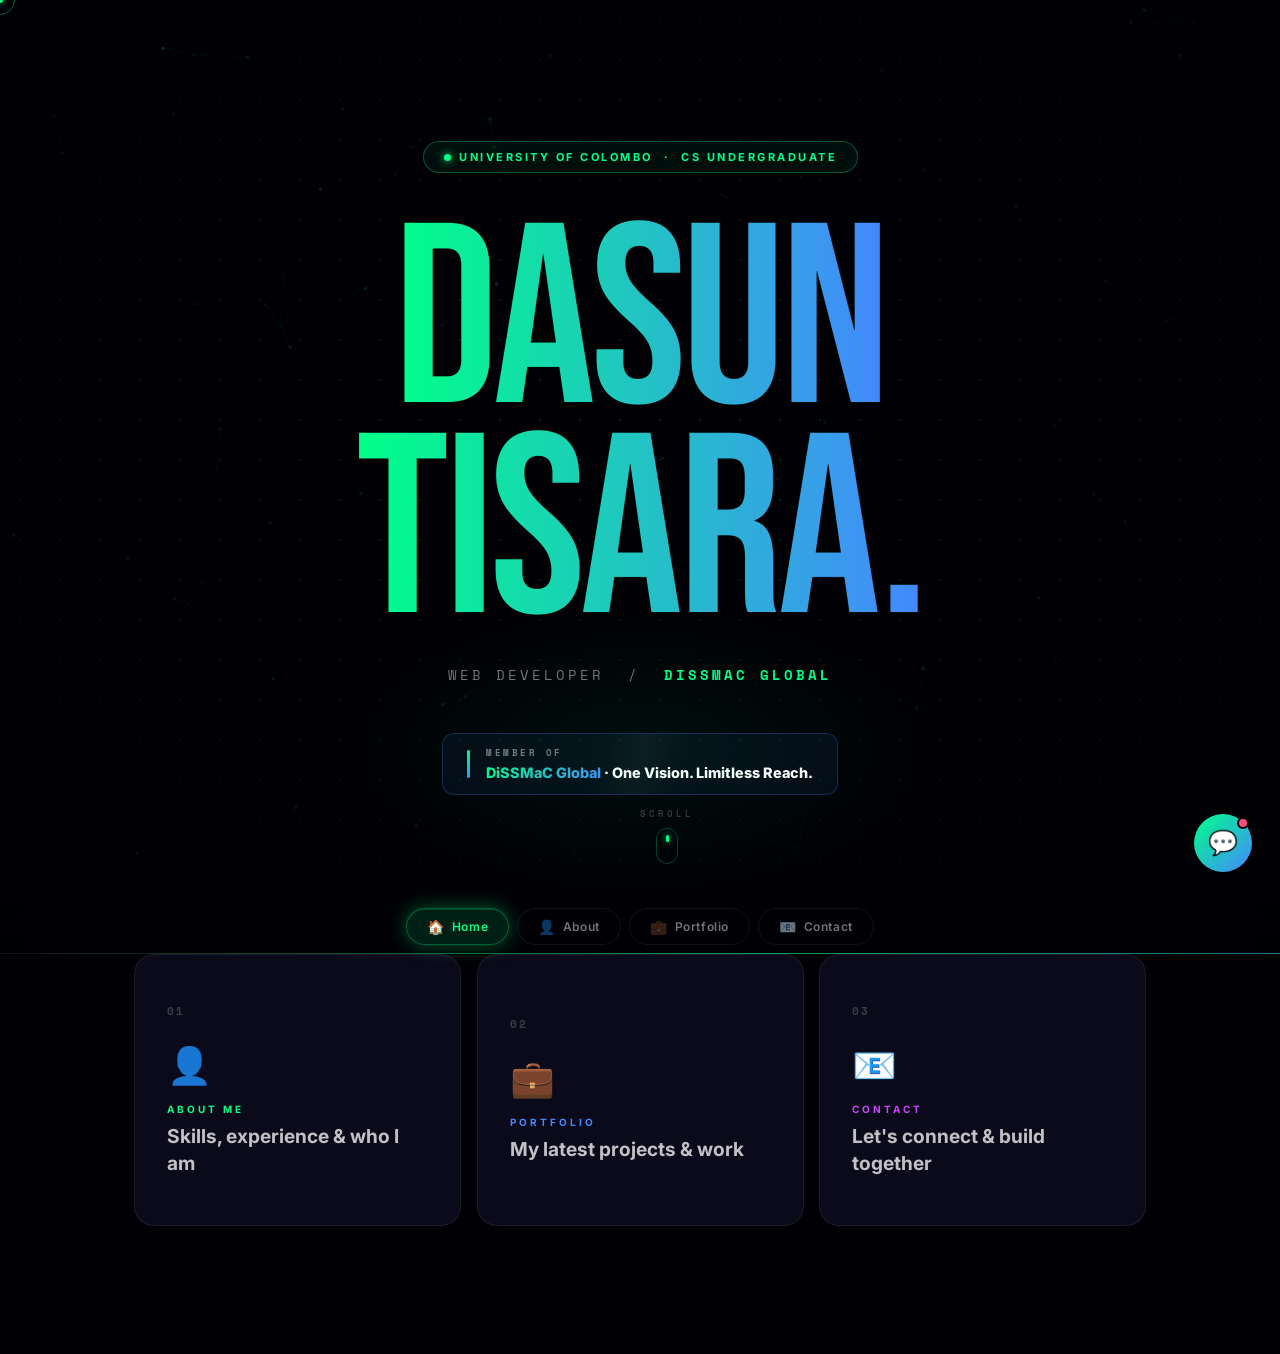
<file: index.html>
<!DOCTYPE html>
<html lang="en">
<head>
    <title>Dasun Tisara — Portfolio</title>
    <meta charset="UTF-8">
    <meta name="viewport" content="width=device-width, initial-scale=1.0">
    <meta name="description" content="Dasun Tisara — Web Developer & Founder of DiSSMaC Global">
    <link rel="stylesheet" href="style.css">
</head>
<body>

<!-- Custom cursor -->
<div id="cursor-dot"></div>
<div id="cursor-ring"></div>

<!-- Particle canvas -->
<canvas id="bg-canvas"></canvas>

<div class="page-wrap">

<!-- ══════════ HERO ══════════ -->
<section class="frist">
    <div class="hero-badge">
        <span class="hero-badge-dot"></span>
        University of Colombo &nbsp;·&nbsp; CS Undergraduate
    </div>

    <div class="hero-name" id="hero-name">
        <span class="line" data-text="DASUN">
            <span class="name-stroke" aria-hidden="true">DASUN</span>
            <span class="name-gradient">DASUN</span>
        </span>
        <span class="line" data-text="TISARA.">
            <span class="name-stroke" aria-hidden="true">TISARA.</span>
            <span class="name-gradient">TISARA.</span>
        </span>
    </div>

    <p class="hero-tag">
        Web Developer &nbsp;/&nbsp;
        <span class="accent">DiSSMaC Global</span>
    </p>

    <div class="founder-tag">
        <div class="founder-tag-bar"></div>
        <div class="founder-tag-info">
            <span class="sub">Member of</span>
            <span class="main"><span>DiSSMaC Global</span> · One Vision. Limitless Reach.</span>
        </div>
    </div>

    <div class="scroll-hint">
        <p>Scroll</p>
        <div class="scroll-mouse"><div class="scroll-wheel"></div></div>
    </div>
</section>

<!-- ══════════ NAV ══════════ -->
<nav class="f_tabs">
    <a href="index.html" class="active">
        <button class="tab"><span class="tab-icon">🏠</span><span class="tab-text">Home</span></button>
    </a>
    <a href="about.html">
        <button class="tab"><span class="tab-icon">👤</span><span class="tab-text">About</span></button>
    </a>
    <a href="portfolio.html">
        <button class="tab"><span class="tab-icon">💼</span><span class="tab-text">Portfolio</span></button>
    </a>
    <a href="contact.html">
        <button class="tab"><span class="tab-icon">📧</span><span class="tab-text">Contact</span></button>
    </a>
</nav>

<!-- ══════════ CARDS ══════════ -->
<div class="about-last">
    <button class="about" onclick="location.href='about.html'">
        <span class="card-num">01</span>
        <span class="a-icon">👤</span>
        <span class="a-text">About Me</span>
        <h3>Skills, experience &amp; who I am</h3>
    </button>
    <button class="Portfolio" onclick="location.href='portfolio.html'">
        <span class="card-num">02</span>
        <span class="b-icon">💼</span>
        <span class="b-text">Portfolio</span>
        <h3>My latest projects &amp; work</h3>
    </button>
    <button class="contac" onclick="location.href='contact.html'">
        <span class="card-num">03</span>
        <span class="c-icon">📧</span>
        <span class="c-text">Contact</span>
        <h3>Let's connect &amp; build together</h3>
    </button>
</div>

</div><!-- .page-wrap -->
<script src="animations.js"></script>
<script src="chatbot.js"></script>
</body>
</html>
</file>
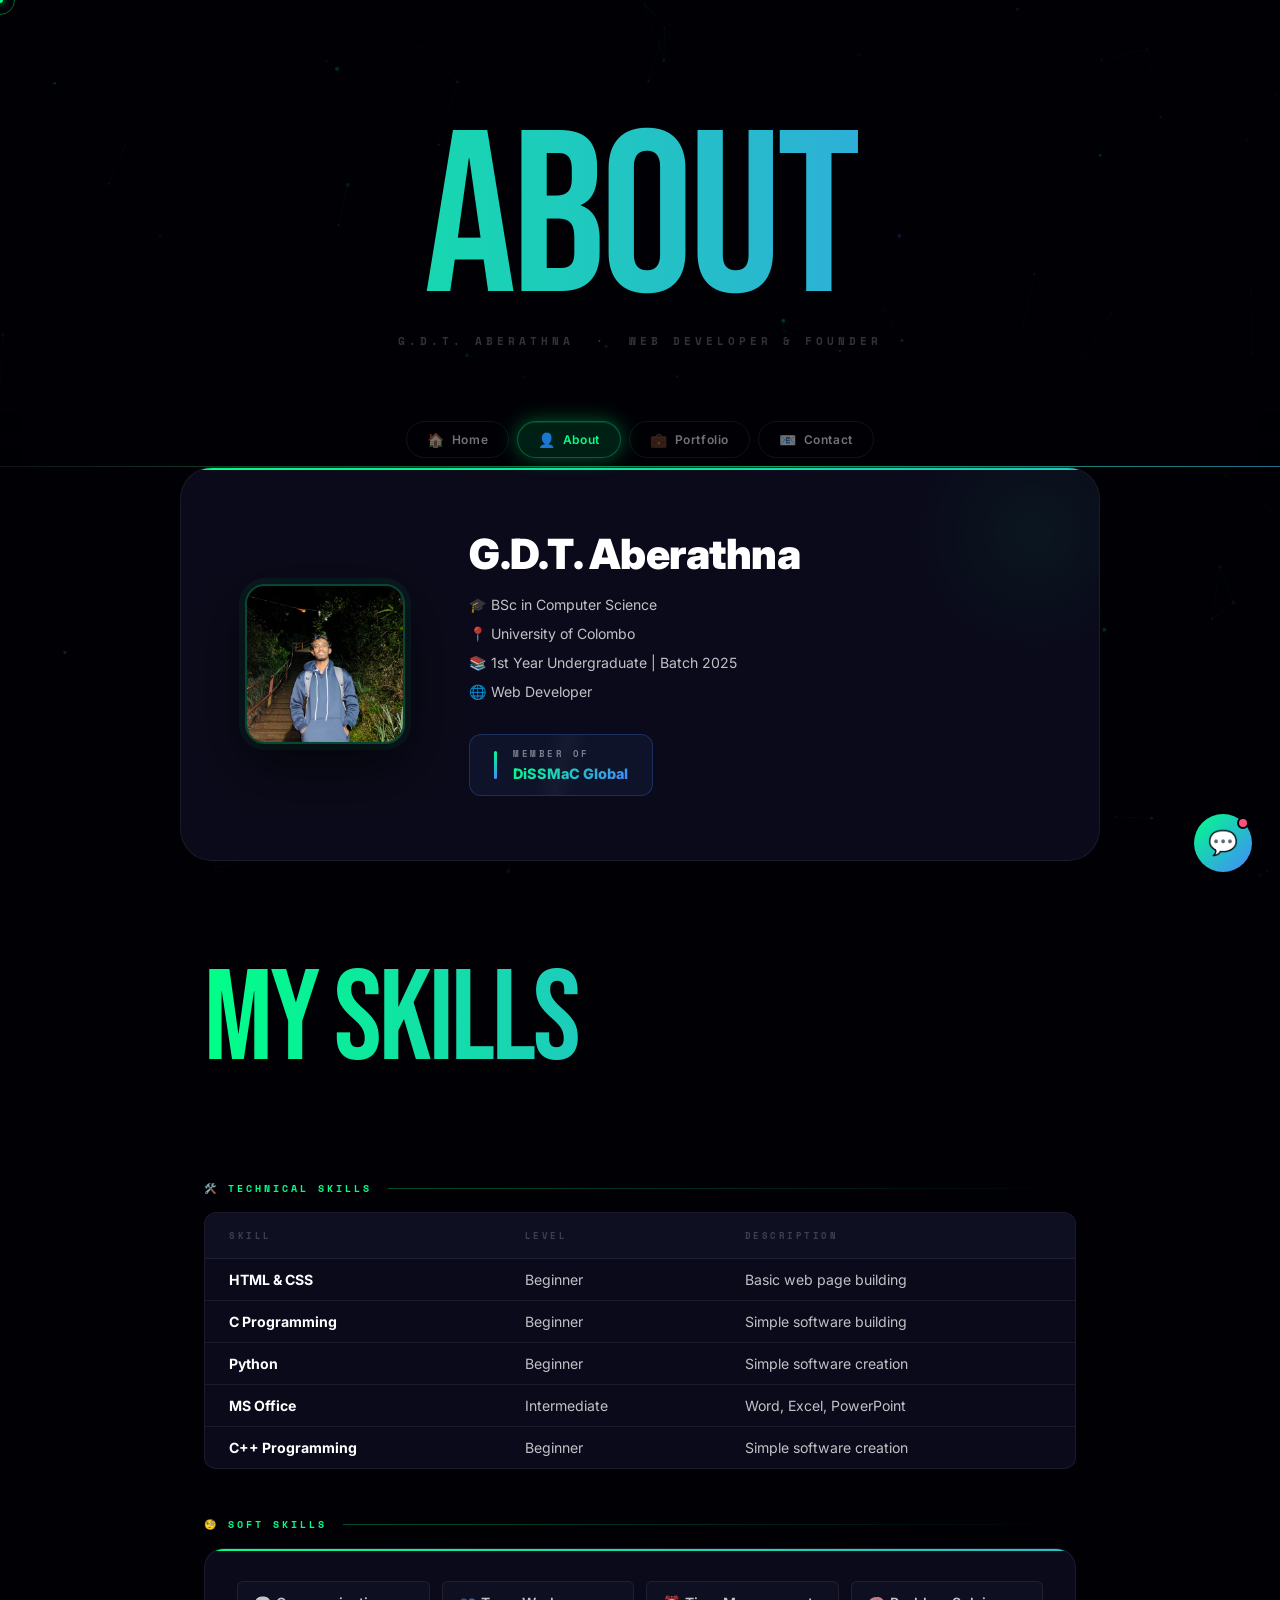
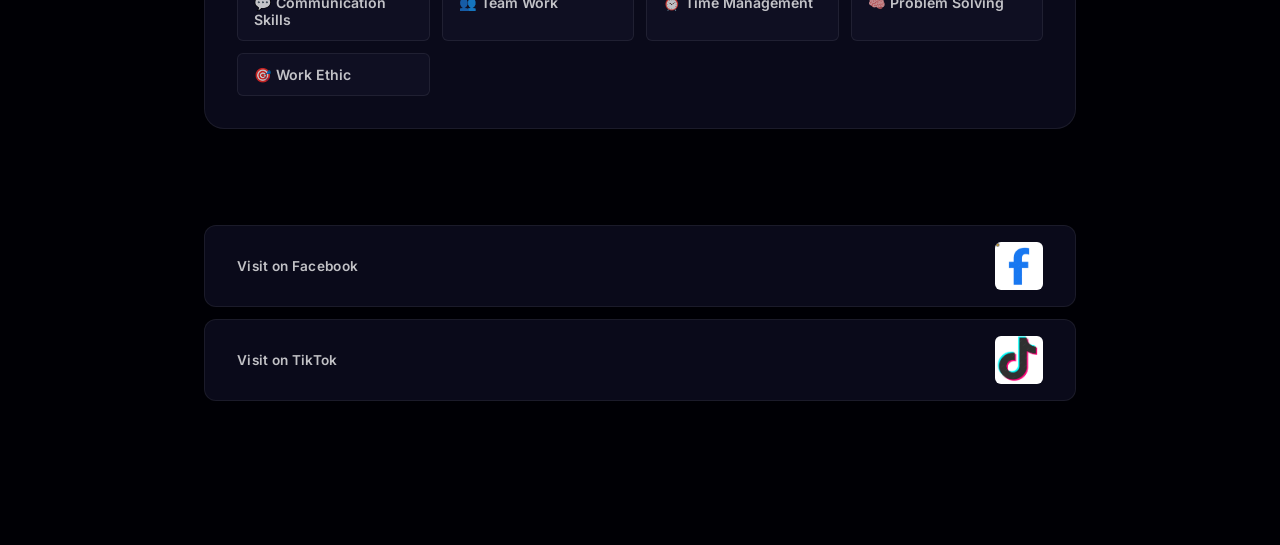
<file: about.html>
<!DOCTYPE html>
<html lang="en">
<head>
    <title>About — Dasun Tisara</title>
    <meta charset="UTF-8">
    <meta name="viewport" content="width=device-width, initial-scale=1.0">
    <link rel="stylesheet" href="style.css">
</head>
<body class="about-page">

<div id="cursor-dot"></div>
<div id="cursor-ring"></div>
<canvas id="bg-canvas"></canvas>

<div class="page-wrap">

<h1 class="about-me">ABOUT</h1>
<span class="page-label">G.D.T. Aberathna &nbsp;·&nbsp; Web Developer &amp; Founder</span>

<nav class="f_tabs">
    <a href="index.html"><button class="tab"><span class="tab-icon">🏠</span><span class="tab-text">Home</span></button></a>
    <a href="about.html" class="active"><button class="tab"><span class="tab-icon">👤</span><span class="tab-text">About</span></button></a>
    <a href="portfolio.html"><button class="tab"><span class="tab-icon">💼</span><span class="tab-text">Portfolio</span></button></a>
    <a href="contact.html"><button class="tab"><span class="tab-icon">📧</span><span class="tab-text">Contact</span></button></a>
</nav>

<!-- Profile Card -->
<div class="frist-l reveal">
    <img src="dasu.jpeg" class="pro-photo" alt="Dasun Tisara">
    <div class="profile-text">
        <h2>G.D.T. Aberathna</h2>
        <p>🎓 BSc in Computer Science</p>
        <p>📍 University of Colombo</p>
        <p>📚 1st Year Undergraduate | Batch 2025</p>
        <p>🌐 Web Developer</p>
        <div class="founder-tag">
            <div class="founder-tag-bar"></div>
            <div class="founder-tag-info">
                <span class="sub">Member of</span>
                <span class="main"><span>DiSSMaC Global</span></span>
            </div>
        </div>
    </div>
</div>

<!-- Skills -->
<div class="skills">
    <h1 class="reveal">MY SKILLS</h1>

    <p>🛠️ Technical Skills</p>
    <table class="table reveal">
        <thead>
            <tr>
                <th>Skill</th>
                <th>Level</th>
                <th>Description</th>
            </tr>
        </thead>
        <tbody>
            <tr><td>HTML &amp; CSS</td><td>Beginner</td><td>Basic web page building</td></tr>
            <tr><td>C Programming</td><td>Beginner</td><td>Simple software building</td></tr>
            <tr><td>Python</td><td>Beginner</td><td>Simple software creation</td></tr>
            <tr><td>MS Office</td><td>Intermediate</td><td>Word, Excel, PowerPoint</td></tr>
            <tr><td>C++ Programming</td><td>Beginner</td><td>Simple software creation</td></tr>
        </tbody>
    </table>

    <p>🧐 Soft Skills</p>
    <div class="s-skills reveal">
        <ul>
            <li>💬 Communication Skills</li>
            <li>👥 Team Work</li>
            <li>⏰ Time Management</li>
            <li>🧠 Problem Solving</li>
            <li>🎯 Work Ethic</li>
        </ul>
    </div>
</div>

<!-- Social -->
<div class="follow reveal" style="max-width:872px;margin-left:auto;margin-right:auto;margin-bottom:12px;">
    <h3>Visit on Facebook</h3>
    <a href="https://www.facebook.com/share/1CUzjT11CH/?mibextid=wwXIfr" target="_blank">
        <img src="facebook.png" width="48" height="48" alt="Facebook">
    </a>
</div>
<div class="follow reveal" style="max-width:872px;margin-left:auto;margin-right:auto;margin-bottom:80px;">
    <h3>Visit on TikTok</h3>
    <a href="https://www.tiktok.com/@dasun.tisara?_r=1&_t=ZS-93uIwSi6tdg" target="_blank">
        <img src="tiktok.png" width="48" height="48" alt="TikTok">
    </a>
</div>

</div>
<script src="animations.js"></script>
<script src="chatbot.js"></script>
</body>
</html>
</file>
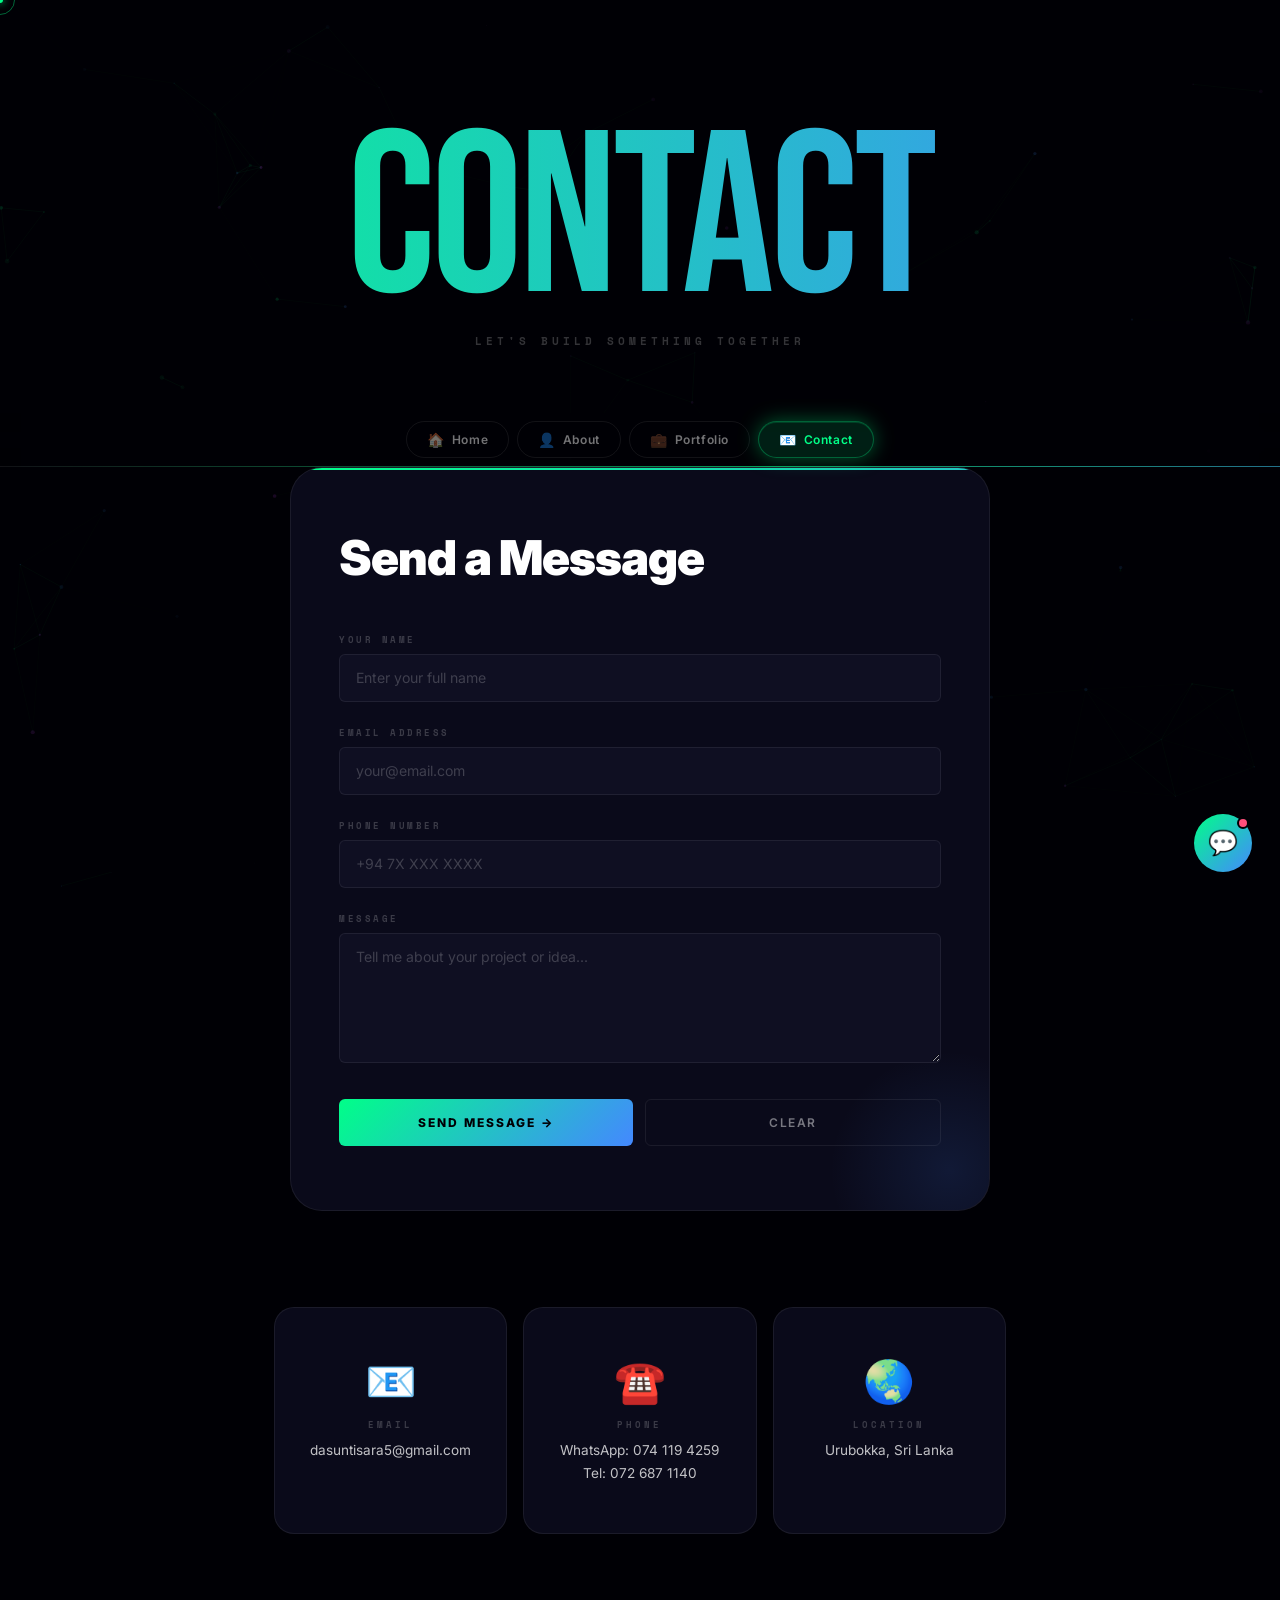
<file: contact.html>
<!DOCTYPE html>
<html lang="en">
<head>
    <title>Contact — Dasun Tisara</title>
    <meta charset="UTF-8">
    <meta name="viewport" content="width=device-width, initial-scale=1.0">
    <link rel="stylesheet" href="style.css">
</head>
<body class="contact-page">

<div id="cursor-dot"></div>
<div id="cursor-ring"></div>
<canvas id="bg-canvas"></canvas>

<div class="page-wrap">

<h1 class="contact">CONTACT</h1>
<span class="page-label">Let's Build Something Together</span>

<nav class="f_tabs">
    <a href="index.html"><button class="tab"><span class="tab-icon">🏠</span><span class="tab-text">Home</span></button></a>
    <a href="about.html"><button class="tab"><span class="tab-icon">👤</span><span class="tab-text">About</span></button></a>
    <a href="portfolio.html"><button class="tab"><span class="tab-icon">💼</span><span class="tab-text">Portfolio</span></button></a>
    <a href="contact.html" class="active"><button class="tab"><span class="tab-icon">📧</span><span class="tab-text">Contact</span></button></a>
</nav>

<div class="from reveal">
    <form action="dasun.php" method="get" autocomplete="off">
        <h2>Send a Message</h2>
        <label>Your Name</label>
        <input type="text" placeholder="Enter your full name" required>
        <label>Email Address</label>
        <input type="email" placeholder="your@email.com" required>
        <label>Phone Number</label>
        <input type="tel" placeholder="+94 7X XXX XXXX" required>
        <label for="add">Message</label>
        <textarea id="add" name="add" rows="5" placeholder="Tell me about your project or idea..." required></textarea>
        <div class="f-buttons">
            <input type="submit" value="Send Message →">
            <input type="reset" value="Clear">
        </div>
    </form>
</div>

<div class="ver">
    <div class="email reveal">
        <h2>📧</h2>
        <h2>Email</h2>
        <h3>dasuntisara5@gmail.com</h3>
    </div>
    <div class="phone reveal" style="transition-delay:100ms">
        <h2>☎️</h2>
        <h2>Phone</h2>
        <h3>WhatsApp: 074 119 4259</h3>
        <h3>Tel: 072 687 1140</h3>
    </div>
    <div class="location reveal" style="transition-delay:200ms">
        <h2>🌏</h2>
        <h2>Location</h2>
        <h3>Urubokka, Sri Lanka</h3>
    </div>
</div>

</div>
<script src="animations.js"></script>
<script src="chatbot.js"></script>
</body>
</html>
</file>
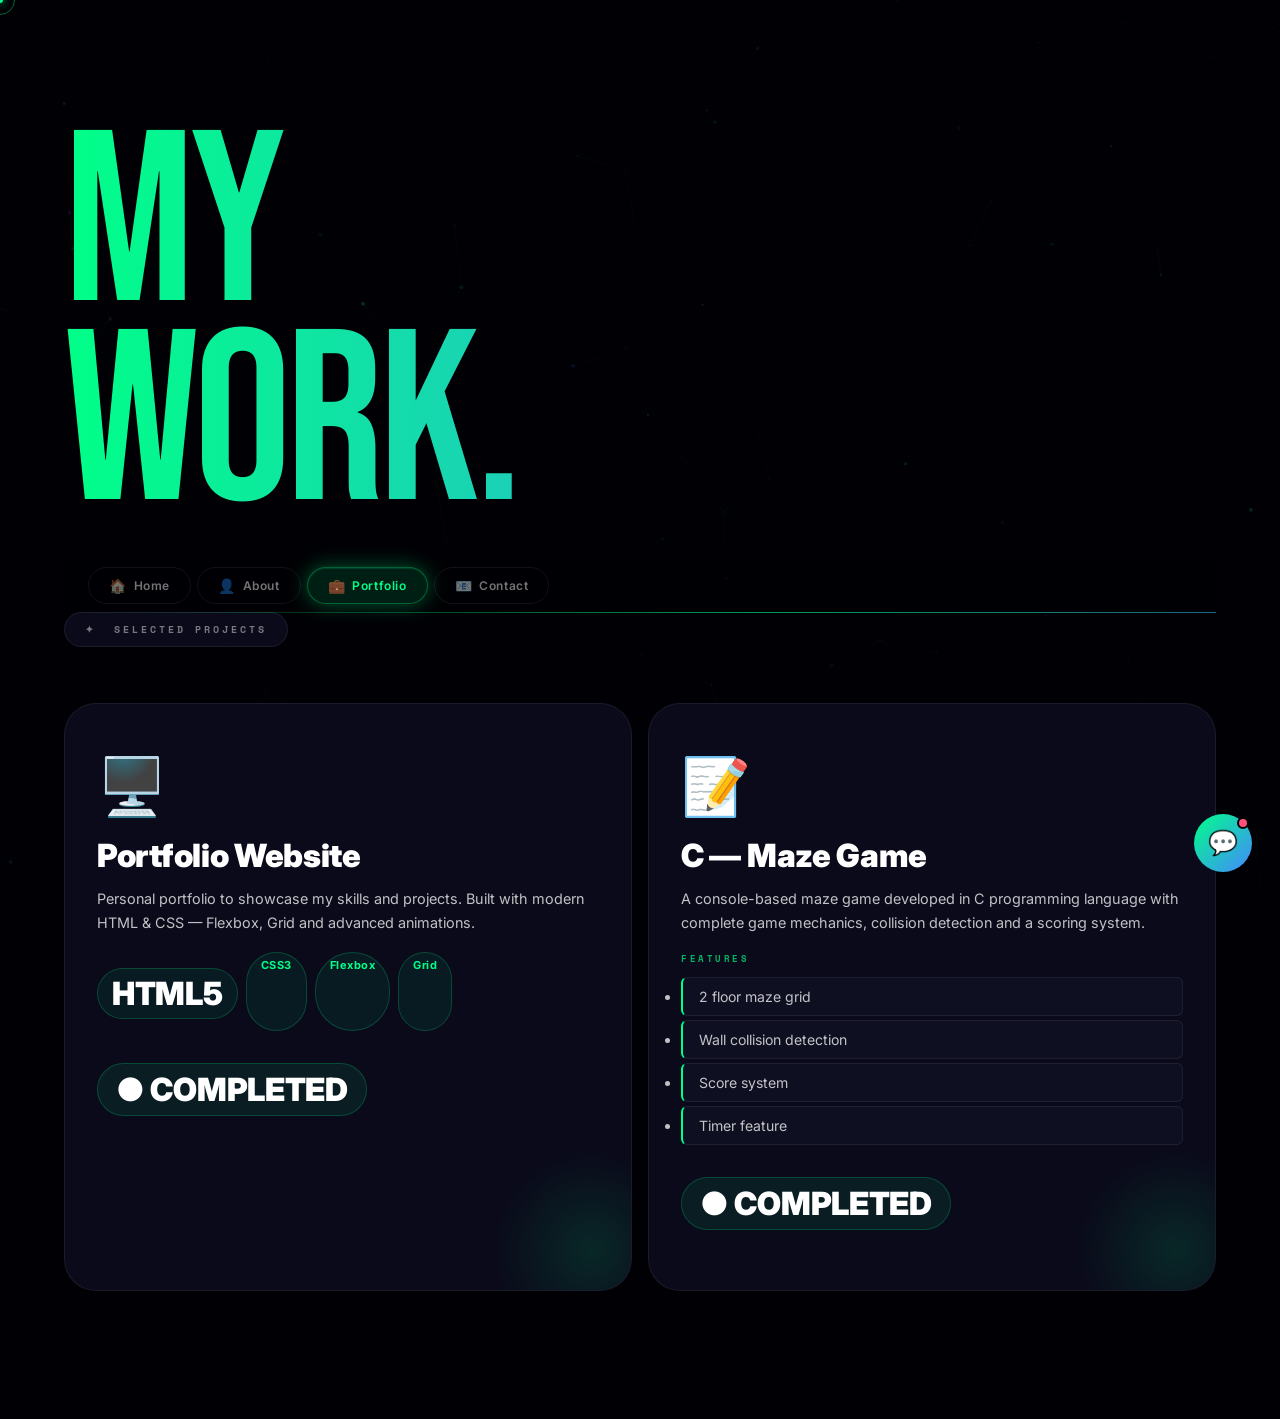
<file: portfolio.html>
<!DOCTYPE html>
<html lang="en">
<head>
    <title>Portfolio — Dasun Tisara</title>
    <meta charset="UTF-8">
    <meta name="viewport" content="width=device-width, initial-scale=1.0">
    <link rel="stylesheet" href="style.css">
</head>
<body class="p-page">

<div id="cursor-dot"></div>
<div id="cursor-ring"></div>
<canvas id="bg-canvas"></canvas>

<div class="page-wrap">

<div class="port">
    <h1 class="reveal">MY<br>WORK.</h1>

    <nav class="f_tabs" style="position:relative;top:auto;border:none;background:transparent;backdrop-filter:none;-webkit-backdrop-filter:none;justify-content:flex-start;padding:0 0 32px;gap:6px;height:auto;">
        <a href="index.html"><button class="tab"><span class="tab-icon">🏠</span><span class="tab-text">Home</span></button></a>
        <a href="about.html"><button class="tab"><span class="tab-icon">👤</span><span class="tab-text">About</span></button></a>
        <a href="portfolio.html" class="active"><button class="tab"><span class="tab-icon">💼</span><span class="tab-text">Portfolio</span></button></a>
        <a href="contact.html"><button class="tab"><span class="tab-icon">📧</span><span class="tab-text">Contact</span></button></a>
    </nav>

    <h2>✦ &nbsp;Selected Projects</h2>
</div>

<div class="project">

    <div class="project-icon">
        🖥️
        <div class="pro-text">
            <p>Portfolio Website</p>
            <div class="pro-2">Personal portfolio to showcase my skills and projects. Built with modern HTML &amp; CSS — Flexbox, Grid and advanced animations.</div>
            <div class="p-buttons">
                <p>HTML5</p>
                <p>CSS3</p>
                <p>Flexbox</p>
                <p>Grid</p>
            </div>
            <div class="completed"><p>● Completed</p></div>
        </div>
    </div>

    <div class="project-icon">
        📝
        <div class="pro-text">
            <p>C — Maze Game</p>
            <div class="pro-2">A console-based maze game developed in C programming language with complete game mechanics, collision detection and a scoring system.</div>
            <p style="font-family:'Space Mono',monospace;font-size:9px;font-weight:700;letter-spacing:2.5px;text-transform:uppercase;color:rgba(0,255,136,0.7);margin-bottom:12px;">Features</p>
            <div class="last-p">
                <ul>
                    <li>2 floor maze grid</li>
                    <li>Wall collision detection</li>
                    <li>Score system</li>
                    <li>Timer feature</li>
                </ul>
            </div>
            <div class="completed"><p>● Completed</p></div>
        </div>
    </div>

</div>

</div>
<script src="animations.js"></script>
<script src="chatbot.js"></script>
</body>
</html>
</file>
<file: style.css>
/* ═══════════════════════════════════════════════════════════
   DASUN TISARA — ULTRA PREMIUM PORTFOLIO
   Electric Neon Design System | 2025
   Lines: 1500+
═══════════════════════════════════════════════════════════ */

@import url('https://fonts.googleapis.com/css2?family=Inter:wght@300;400;500;600;700;800;900&family=Bebas+Neue&family=Space+Mono:ital,wght@0,400;0,700;1,400&display=swap');

/* ─────────────────────────────────────────────────────────
   §1  DESIGN TOKENS
───────────────────────────────────────────────────────── */
:root {
    /* Background layers */
    --bg-0: #000005;
    --bg-1: #05050f;
    --bg-2: #0a0a1a;
    --bg-3: #0f0f22;
    --bg-4: #141430;

    /* Neon palette */
    --neon-g:   #00ff88;
    --neon-g2:  #00cc6a;
    --neon-g3:  rgba(0,255,136,0.12);
    --neon-b:   #4488ff;
    --neon-b2:  #2266ee;
    --neon-b3:  rgba(68,136,255,0.12);
    --neon-p:   #cc44ff;
    --neon-p3:  rgba(204,68,255,0.1);

    /* Text */
    --t-1:  #ffffff;
    --t-2:  rgba(255,255,255,0.75);
    --t-3:  rgba(255,255,255,0.45);
    --t-4:  rgba(255,255,255,0.2);
    --t-5:  rgba(255,255,255,0.08);

    /* Borders */
    --b-1:  rgba(255,255,255,0.07);
    --b-2:  rgba(255,255,255,0.13);
    --b-g:  rgba(0,255,136,0.3);
    --b-b:  rgba(68,136,255,0.3);

    /* Glows */
    --glow-g:  rgba(0,255,136,0.35);
    --glow-b:  rgba(68,136,255,0.35);
    --glow-p:  rgba(204,68,255,0.3);

    /* Gradients */
    --grad-1:  linear-gradient(135deg, var(--neon-g), var(--neon-b));
    --grad-2:  linear-gradient(135deg, var(--neon-b), var(--neon-p));
    --grad-3:  linear-gradient(135deg, var(--neon-g), var(--neon-b), var(--neon-p));
    --grad-text: linear-gradient(90deg, var(--neon-g) 0%, var(--neon-b) 50%, var(--neon-p) 100%);

    /* Fonts */
    --f-display: 'Bebas Neue', sans-serif;
    --f-mono:    'Space Mono', monospace;
    --f-body:    'Inter', sans-serif;

    /* Spacing scale */
    --s1: 4px;  --s2: 8px;   --s3: 12px;  --s4: 16px;
    --s5: 24px; --s6: 32px;  --s7: 48px;  --s8: 64px;
    --s9: 96px; --s10:128px;

    /* Radius */
    --r1: 6px;   --r2: 12px;  --r3: 20px;
    --r4: 32px;  --r5: 9999px;

    /* Easing */
    --e1: cubic-bezier(0.25, 0.46, 0.45, 0.94);
    --e2: cubic-bezier(0.34, 1.56, 0.64, 1);
    --e3: cubic-bezier(0.16, 1, 0.3, 1);

    /* Transition durations */
    --d1: 0.15s;  --d2: 0.3s;  --d3: 0.6s;  --d4: 1s;
}

/* ─────────────────────────────────────────────────────────
   §2  BASE / RESET
───────────────────────────────────────────────────────── */
*, *::before, *::after {
    box-sizing: border-box;
    margin: 0; padding: 0;
}
html { scroll-behavior: smooth; }
body {
    font-family: var(--f-body);
    background: var(--bg-0);
    color: var(--t-1);
    min-height: 100vh;
    overflow-x: hidden;
    -webkit-font-smoothing: antialiased;
    cursor: none;                     /* custom cursor */
}
a { text-decoration: none; color: inherit; }
img { display: block; max-width: 100%; }
::selection { background: rgba(0,255,136,0.25); color: var(--t-1); }

/* ─────────────────────────────────────────────────────────
   §3  CUSTOM CURSOR — clean & simple
───────────────────────────────────────────────────────── */
#cursor-dot {
    position: fixed;
    top: 0; left: 0;
    width: 6px; height: 6px;
    border-radius: 50%;
    background: var(--neon-g);
    pointer-events: none;
    z-index: 99999;
    transform: translate(-50%, -50%);
    box-shadow: 0 0 8px var(--neon-g);
    transition: background 0.2s, transform 0.08s;
}
#cursor-ring {
    position: fixed;
    top: 0; left: 0;
    width: 30px; height: 30px;
    border-radius: 50%;
    border: 1px solid rgba(0,255,136,0.4);
    pointer-events: none;
    z-index: 99998;
    transform: translate(-50%, -50%);
    transition: width 0.2s var(--e1), height 0.2s var(--e1), border-color 0.2s;
}
body.cursor-hover #cursor-ring {
    width: 46px; height: 46px;
    border-color: rgba(0,255,136,0.8);
}
body.cursor-click #cursor-dot {
    transform: translate(-50%,-50%) scale(2);
    background: var(--neon-b);
}

/* ─────────────────────────────────────────────────────────
   §4  CANVAS PARTICLES (behind everything)
───────────────────────────────────────────────────────── */
#bg-canvas {
    position: fixed;
    inset: 0;
    z-index: 0;
    pointer-events: none;
    opacity: 0.55;
}

/* ─────────────────────────────────────────────────────────
   §5  SCROLLBAR
───────────────────────────────────────────────────────── */
::-webkit-scrollbar { width: 4px; }
::-webkit-scrollbar-track { background: var(--bg-0); }
::-webkit-scrollbar-thumb {
    background: linear-gradient(180deg, var(--neon-g), var(--neon-b));
    border-radius: var(--r5);
}

/* ─────────────────────────────────────────────────────────
   §6  PAGE WRAPPER — relative z so content is above canvas
───────────────────────────────────────────────────────── */
.page-wrap { position: relative; z-index: 1; }

/* ─────────────────────────────────────────────────────────
   §7  SCROLL-REVEAL SYSTEM
───────────────────────────────────────────────────────── */
.reveal {
    opacity: 0;
    transform: translateY(40px);
    transition: opacity var(--d3) var(--e3), transform var(--d3) var(--e3);
}
.reveal.in-view {
    opacity: 1;
    transform: translateY(0);
}
.reveal-left  { transform: translateX(-50px); }
.reveal-right { transform: translateX( 50px); }
.reveal-left.in-view, .reveal-right.in-view { transform: translateX(0); }
.reveal-scale { transform: scale(0.88); }
.reveal-scale.in-view { transform: scale(1); }

/* Stagger children */
.stagger > * { transition-delay: calc(var(--i, 0) * 80ms); }

/* ─────────────────────────────────────────────────────────
   §8  NAVIGATION
───────────────────────────────────────────────────────── */
.f_tabs {
    position: sticky; top: 0; z-index: 500;
    display: flex; justify-content: center; align-items: center;
    gap: var(--s2); padding: var(--s2) var(--s5);
    background: rgba(0,0,5,0.65);
    backdrop-filter: blur(40px) saturate(200%);
    -webkit-backdrop-filter: blur(40px) saturate(200%);
    border-bottom: 1px solid var(--b-1);
    transition: background var(--d2) var(--e1);
}
/* Animated gradient line */
.f_tabs::after {
    content: '';
    position: absolute; bottom: -1px; left: 0; right: 0; height: 1px;
    background: linear-gradient(90deg,
        transparent 0%, var(--neon-g) 30%,
        var(--neon-b) 60%, var(--neon-p) 80%, transparent 100%);
    background-size: 200% 100%;
    animation: lineFlow 3s linear infinite;
    opacity: 0.6;
}
@keyframes lineFlow {
    0%   { background-position: 200% 0; }
    100% { background-position: -200% 0; }
}

.tab {
    display: flex; align-items: center; gap: 7px;
    padding: 9px 20px;
    background: transparent;
    border: 1px solid var(--b-1);
    border-radius: var(--r5);
    cursor: none;
    font-family: var(--f-body);
    font-size: 12px; font-weight: 600;
    letter-spacing: 0.6px;
    color: var(--t-3);
    transition:
        color var(--d1) var(--e1),
        background var(--d1) var(--e1),
        border-color var(--d2) var(--e1),
        transform var(--d2) var(--e2),
        box-shadow var(--d2) var(--e1);
    white-space: nowrap;
    position: relative; overflow: hidden;
}
.tab::before {
    content: '';
    position: absolute; inset: 0;
    background: var(--grad-1);
    opacity: 0;
    transition: opacity var(--d2) var(--e1);
}
.tab:hover {
    color: var(--t-1);
    border-color: var(--b-g);
    transform: translateY(-2px);
    box-shadow: 0 6px 20px var(--glow-g);
}
.tab:hover::before { opacity: 0.1; }
.f_tabs a.active .tab {
    color: var(--neon-g);
    border-color: var(--b-g);
    background: var(--neon-g3);
    box-shadow: 0 0 20px var(--glow-g), inset 0 1px 0 rgba(0,255,136,0.15);
}
.tab-icon { font-size: 14px; }
.tab-text { font-size: 12px; letter-spacing: 0.6px; }

/* ─────────────────────────────────────────────────────────
   §9  HERO
───────────────────────────────────────────────────────── */
.frist {
    position: relative; z-index: 1;
    min-height: 100vh;
    display: flex; flex-direction: column;
    justify-content: center; align-items: center;
    text-align: center;
    padding: 100px var(--s5) var(--s8);
    overflow: hidden;
}
/* Dot grid */
.frist::before {
    content: '';
    position: absolute; inset: 0;
    background-image: radial-gradient(rgba(0,255,136,0.15) 1px, transparent 1px);
    background-size: 40px 40px;
    mask-image: radial-gradient(ellipse 75% 70% at 50% 50%, black, transparent);
    -webkit-mask-image: radial-gradient(ellipse 75% 70% at 50% 50%, black, transparent);
    pointer-events: none;
}
/* Big glow under name */
.frist::after {
    content: '';
    position: absolute; bottom: 0; left: 50%;
    transform: translateX(-50%);
    width: 600px; height: 300px;
    background: radial-gradient(ellipse, rgba(0,255,136,0.06) 0%, transparent 70%);
    pointer-events: none;
}

/* Badge */
.hero-badge {
    display: inline-flex; align-items: center; gap: var(--s2);
    padding: 8px 20px;
    background: rgba(0,255,136,0.06);
    border: 1px solid var(--b-g);
    border-radius: var(--r5);
    font-size: 11px; font-weight: 700;
    letter-spacing: 2.5px; text-transform: uppercase;
    color: var(--neon-g);
    margin-bottom: var(--s7);
    animation: badgeIn 0.8s var(--e2) 0.2s both;
    position: relative;
}
.hero-badge-dot {
    width: 7px; height: 7px;
    border-radius: 50%;
    background: var(--neon-g);
    box-shadow: 0 0 8px var(--neon-g);
    animation: blinkPulse 2s ease-in-out infinite;
}
@keyframes blinkPulse {
    0%,100% { opacity:1; box-shadow: 0 0 8px var(--neon-g); }
    50%      { opacity:0.3; box-shadow: none; }
}
@keyframes badgeIn {
    from { opacity:0; transform: translateY(-24px) scale(0.85); }
    to   { opacity:1; transform: translateY(0) scale(1); }
}

/* NAME — huge */
.hero-name {
    font-family: var(--f-display);
    font-size: clamp(5.5rem, 20vw, 20rem);
    line-height: 0.82;
    letter-spacing: -4px;
    position: relative;
    margin-bottom: var(--s5);
    user-select: none;
}
.hero-name .line {
    display: block;
    animation: nameReveal 1s var(--e3) both;
    position: relative;
}
.hero-name .line:nth-child(1) { animation-delay: 0.0s; }
.hero-name .line:nth-child(2) { animation-delay: 0.12s; }

@keyframes nameReveal {
    0% { clip-path: inset(0 100% 0 0); opacity:0; transform: translateX(-30px); }
    1% { opacity:1; }
    100% { clip-path: inset(0 0% 0 0); opacity:1; transform: translateX(0); }
}

/* Gradient text fill */
.name-gradient {
    background: var(--grad-text);
    background-size: 200% 100%;
    -webkit-background-clip: text;
    -webkit-text-fill-color: transparent;
    background-clip: text;
    animation: gradFlow 4s linear infinite;
}
@keyframes gradFlow {
    0%   { background-position: 0%   50%; }
    50%  { background-position: 100% 50%; }
    100% { background-position: 0%   50%; }
}

/* Stroke-only version behind */
.name-stroke {
    position: absolute; inset: 0;
    color: transparent;
    -webkit-text-stroke: 1px rgba(0,255,136,0.08);
    pointer-events: none;
    z-index: -1;
}

/* Tagline */
.hero-tag {
    font-family: var(--f-mono);
    font-size: clamp(0.75rem, 1.6vw, 0.9rem);
    color: var(--t-3);
    letter-spacing: 3px;
    text-transform: uppercase;
    margin-bottom: var(--s5);
    animation: fadeSlideUp 0.8s var(--e3) 0.6s both;
}
.hero-tag .accent { color: var(--neon-g); font-weight: 700; }

/* Founder card */
.founder-tag {
    display: inline-flex; align-items: center; gap: var(--s4);
    padding: var(--s3) var(--s6);
    background: rgba(68,136,255,0.06);
    border: 1px solid rgba(68,136,255,0.25);
    border-radius: var(--r2);
    margin-top: var(--s5);
    animation: fadeSlideUp 0.8s var(--e3) 0.8s both;
    position: relative; overflow: hidden;
}
.founder-tag::before {
    content: '';
    position: absolute; inset: 0;
    background: linear-gradient(105deg, transparent 40%, rgba(255,255,255,0.04) 50%, transparent 60%);
    animation: shine 3.5s ease-in-out infinite;
}
@keyframes shine {
    0%,100% { transform: translateX(-200%); }
    50%      { transform: translateX(200%); }
}
.founder-tag-bar {
    width: 3px; height: 32px;
    background: var(--grad-1);
    border-radius: var(--r5);
    flex-shrink: 0;
}
.founder-tag-info { text-align: left; }
.founder-tag-info .sub {
    font-size: 10px; font-weight: 600;
    letter-spacing: 2.5px; text-transform: uppercase;
    color: var(--t-3); display: block; margin-bottom: 3px;
}
.founder-tag-info .main {
    font-family: var(--f-body);
    font-size: 0.95rem; font-weight: 800;
    color: var(--t-1);
}
.founder-tag-info .main span {
    background: var(--grad-1);
    -webkit-background-clip: text;
    -webkit-text-fill-color: transparent;
    background-clip: text;
}

/* Scroll indicator */
.scroll-hint {
    position: absolute; bottom: 36px; left: 50%;
    transform: translateX(-50%);
    display: flex; flex-direction: column; align-items: center; gap: 8px;
    animation: fadeSlideUp 0.8s var(--e3) 1.2s both;
}
.scroll-hint p {
    font-size: 9px; font-weight: 700;
    letter-spacing: 3px; text-transform: uppercase;
    color: var(--t-4);
    font-family: var(--f-mono);
}
.scroll-mouse {
    width: 22px; height: 36px;
    border: 1.5px solid rgba(0,255,136,0.25);
    border-radius: 11px;
    display: flex; justify-content: center; padding-top: 6px;
}
.scroll-wheel {
    width: 3px; height: 7px;
    background: var(--neon-g);
    border-radius: var(--r5);
    animation: wheelScroll 2s ease-in-out infinite;
    box-shadow: 0 0 6px var(--neon-g);
}
@keyframes wheelScroll {
    0%   { transform: translateY(0); opacity:1; }
    80%  { transform: translateY(12px); opacity:0; }
    100% { transform: translateY(0); opacity:0; }
}

@keyframes fadeSlideUp {
    from { opacity:0; transform: translateY(24px); }
    to   { opacity:1; transform: translateY(0); }
}

/* ─────────────────────────────────────────────────────────
   §10  SECTION INTRO CARD
───────────────────────────────────────────────────────── */
.animated-hero { position: relative; z-index:1; padding: 0 var(--s5) var(--s8); }
.container {
    max-width: 800px; margin: 0 auto;
    background: var(--bg-2);
    border: 1px solid var(--b-1);
    border-radius: var(--r4);
    padding: var(--s8) var(--s7);
    position: relative; overflow: hidden;
}
.container::before {
    content: '';
    position: absolute; top:0; left:0; right:0; height:2px;
    background: var(--grad-1); background-size: 200%;
    animation: gradFlow 4s linear infinite;
}
.container::after {
    content: '';
    position: absolute; bottom:-80px; right:-80px;
    width:250px; height:250px;
    border-radius: 50%;
    background: radial-gradient(circle, var(--neon-b3) 0%, transparent 70%);
    pointer-events: none;
}

.animated-title, .animated-titl {
    font-family: var(--f-body);
    font-size: clamp(1.6rem, 4vw, 2.6rem);
    font-weight: 800; line-height: 1.2;
    color: var(--t-1); margin-bottom: var(--s4);
}
.word { display:inline-block; opacity:0; animation: fadeSlideUp var(--d2) var(--e3) forwards; }
.word:nth-child(1){animation-delay:.05s}
.word:nth-child(2){animation-delay:.15s}
.word:nth-child(3){animation-delay:.25s}
.highlight {
    background: var(--grad-text); background-size:200%;
    -webkit-background-clip: text; -webkit-text-fill-color: transparent;
    background-clip: text; animation: gradFlow 4s linear infinite;
}

/* ─────────────────────────────────────────────────────────
   §11  HOME FEATURE CARDS  (3D tilt via JS)
───────────────────────────────────────────────────────── */
.about-last {
    position: relative; z-index:1;
    display: grid;
    grid-template-columns: repeat(auto-fit, minmax(270px, 1fr));
    gap: var(--s4); max-width: 1060px;
    margin: 0 auto; padding: 0 var(--s5) var(--s10);
}
.about, .Portfolio, .contac {
    width:100%; height:auto; margin:0;
    padding: var(--s7) var(--s6);
    background: var(--bg-2);
    border: 1px solid var(--b-1);
    border-radius: var(--r3);
    cursor: none;
    font-family: var(--f-body);
    color: var(--t-1);
    transition:
        border-color var(--d2) var(--e1),
        box-shadow   var(--d2) var(--e1),
        background   var(--d2) var(--e1);
    text-align: left;
    position: relative; overflow: hidden;
    transform-style: preserve-3d;  /* for JS tilt */
    will-change: transform;
}
/* Card inner shine on hover */
.about::after, .Portfolio::after, .contac::after {
    content: '';
    position: absolute; top:-50%; left:-50%;
    width:200%; height:200%;
    background: radial-gradient(circle at var(--mx,50%) var(--my,50%),
        rgba(255,255,255,0.04) 0%, transparent 50%);
    opacity: 0; transition: opacity var(--d2);
    pointer-events: none;
}
.about:hover::after, .Portfolio:hover::after, .contac:hover::after { opacity:1; }

.about:hover   { border-color: var(--b-g); box-shadow: 0 20px 60px var(--glow-g), inset 0 1px 0 rgba(0,255,136,0.1); background: rgba(0,255,136,0.03); }
.Portfolio:hover { border-color: var(--b-b); box-shadow: 0 20px 60px var(--glow-b), inset 0 1px 0 rgba(68,136,255,0.1); background: rgba(68,136,255,0.03); }
.contac:hover  { border-color: rgba(204,68,255,0.35); box-shadow: 0 20px 60px var(--glow-p), inset 0 1px 0 rgba(204,68,255,0.1); background: var(--neon-p3); }

/* Number label */
.card-num {
    font-family: var(--f-mono);
    font-size: 11px; font-weight: 700; letter-spacing: 2px;
    color: var(--t-4); margin-bottom: var(--s5);
    display: block;
}
.a-icon,.b-icon,.c-icon {
    font-size: 36px; display:block;
    margin-bottom: var(--s4);
    transition: transform var(--d2) var(--e2);
}
.about:hover .a-icon { transform: scale(1.25) rotate(-8deg); filter: drop-shadow(0 0 12px var(--neon-g)); }
.Portfolio:hover .b-icon { transform: scale(1.25) rotate(8deg); filter: drop-shadow(0 0 12px var(--neon-b)); }
.contac:hover .c-icon { transform: scale(1.25); filter: drop-shadow(0 0 12px var(--neon-p)); }

.a-text,.b-text,.c-text {
    display:block; font-size:10px; font-weight:700;
    letter-spacing:3px; text-transform:uppercase;
    margin-bottom: var(--s2);
}
.a-text { color: var(--neon-g); }
.b-text { color: var(--neon-b); }
.c-text { color: var(--neon-p); }

.about h3,.Portfolio h3,.contac h3 {
    font-size: 1.2rem; font-weight: 700;
    color: var(--t-2); line-height: 1.4; margin: 0;
}

/* ─────────────────────────────────────────────────────────
   §12  SECONDARY NAV BUTTONS (magnetic via JS)
───────────────────────────────────────────────────────── */
.H-button {
    display:flex; gap: var(--s2); flex-wrap:wrap;
    padding: var(--s5) var(--s5); position:relative; z-index:1;
}
.H-button button {
    padding: 10px 22px;
    background: transparent;
    border: 1px solid var(--b-1);
    border-radius: var(--r5);
    color: var(--t-3);
    font-family: var(--f-body); font-weight:600; font-size:12px;
    letter-spacing:0.5px; cursor:none;
    transition: all var(--d1) var(--e1); width:auto;
    position: relative; overflow:hidden;
}
.H-button button::before {
    content:''; position:absolute; inset:0;
    background: var(--grad-1); opacity:0;
    transition: opacity var(--d2) var(--e1);
}
.H-button button span { position:relative; z-index:1; }
.H-button button:hover {
    color: var(--bg-0); border-color:transparent;
    transform: translateY(-2px);
    box-shadow: 0 8px 24px var(--glow-g);
}
.H-button button:hover::before { opacity:1; }

/* ─────────────────────────────────────────────────────────
   §13  PAGE TITLE SYSTEM
───────────────────────────────────────────────────────── */
.about-me, .contact {
    font-family: var(--f-display);
    font-size: clamp(5rem, 18vw, 18rem);
    font-weight: 400; letter-spacing: -4px; line-height: 0.82;
    text-align: center;
    padding: var(--s10) var(--s5) var(--s4);
    position: relative; z-index: 1; display: block;
    background: var(--grad-text); background-size: 200%;
    -webkit-background-clip: text; -webkit-text-fill-color: transparent;
    background-clip: text;
    animation: gradFlow 5s linear infinite;
}
.page-label {
    display: block; text-align:center;
    font-family: var(--f-mono);
    font-size: 11px; font-weight: 700;
    letter-spacing: 4px; text-transform: uppercase;
    color: var(--t-4); margin-bottom: var(--s8); z-index:1; position:relative;
}

/* ─────────────────────────────────────────────────────────
   §14  PROFILE CARD
───────────────────────────────────────────────────────── */
.frist-l {
    position: relative; z-index:1;
    max-width: 920px; margin: 0 auto var(--s9);
    background: var(--bg-2);
    border: 1px solid var(--b-1);
    border-radius: var(--r4); padding: var(--s8);
    display: grid; grid-template-columns: auto 1fr;
    gap: var(--s8); align-items: center; overflow:hidden;
}
.frist-l::before {
    content:''; position:absolute; top:0; left:0; right:0; height:2px;
    background: var(--grad-1); background-size:200%;
    animation: gradFlow 4s linear infinite;
}
/* Corner glow */
.frist-l::after {
    content:''; position:absolute; top:-60px; right:-60px;
    width:250px; height:250px; border-radius:50%;
    background: radial-gradient(circle, rgba(0,255,136,0.05) 0%, transparent 70%);
    pointer-events:none;
}

.pro-photo {
    width: 160px; height: 160px;
    border-radius: var(--r3);
    object-fit: cover;
    border: 2px solid rgba(0,255,136,0.25);
    box-shadow: 0 0 0 6px rgba(0,255,136,0.05), 0 20px 60px rgba(0,0,0,0.6);
    filter: saturate(1.1) contrast(1.05);
    transition: all var(--d3) var(--e2);
    position: relative; z-index:1;
}
.pro-photo:hover {
    transform: scale(1.05) rotate(2deg);
    box-shadow: 0 0 0 6px rgba(0,255,136,0.12), 0 0 40px var(--glow-g), 0 24px 70px rgba(0,0,0,0.7);
    border-color: var(--neon-g);
}

.profile-text { position:relative; z-index:1; }
.profile-text h2 {
    font-family: var(--f-body);
    font-size: clamp(1.6rem, 3.5vw, 2.6rem);
    font-weight: 900; letter-spacing:-0.5px;
    color: var(--t-1); margin-bottom: var(--s4); line-height:1.1;
}
.profile-text p {
    font-size: 0.88rem; color: var(--t-2);
    margin-bottom: var(--s2);
    display: flex; align-items:center; gap: var(--s2);
    line-height:1.5; transition: color var(--d1);
}
.profile-text p:hover { color: var(--t-1); }

/* ─────────────────────────────────────────────────────────
   §15  FOUNDER TAG (reusable)
───────────────────────────────────────────────────────── */
.founder-tag {
    display: inline-flex; align-items:center; gap: var(--s4);
    padding: var(--s3) var(--s5);
    background: rgba(68,136,255,0.07);
    border: 1px solid rgba(68,136,255,0.25);
    border-radius: var(--r2);
    margin-top: var(--s5); position:relative; overflow:hidden;
}
.founder-tag::before {
    content:''; position:absolute; inset:0;
    background: linear-gradient(105deg, transparent 40%, rgba(255,255,255,0.03) 50%, transparent 60%);
    animation: shine 4s ease-in-out infinite;
}
.founder-tag-bar {
    width: 3px; height: 28px;
    background: var(--grad-1); border-radius: var(--r5); flex-shrink:0;
}
.founder-tag-info { text-align:left; }
.founder-tag-info .sub {
    font-size:9px; font-weight:700; letter-spacing:2.5px; text-transform:uppercase;
    color: var(--t-3); display:block; margin-bottom:3px; font-family: var(--f-mono);
}
.founder-tag-info .main {
    font-size:0.9rem; font-weight:800; color: var(--t-1);
    font-family: var(--f-body);
}
.founder-tag-info .main span {
    background: var(--grad-1); -webkit-background-clip:text;
    -webkit-text-fill-color:transparent; background-clip:text;
}

/* ─────────────────────────────────────────────────────────
   §16  SKILLS
───────────────────────────────────────────────────────── */
.skills {
    position:relative; z-index:1;
    max-width: 920px; margin: 0 auto var(--s9); padding: 0 var(--s5);
}
.skills h1 {
    font-family: var(--f-display);
    font-size: clamp(4rem, 10vw, 10rem);
    font-weight:400; letter-spacing:-3px; line-height:1;
    padding: 0 0 var(--s7);
    background: var(--grad-text); background-size:200%;
    -webkit-background-clip:text; -webkit-text-fill-color:transparent;
    background-clip:text; animation: gradFlow 5s linear infinite;
}
.skills > p {
    font-family: var(--f-mono) !important;
    font-size: 10px !important; font-weight:700 !important;
    letter-spacing:3px !important; text-transform:uppercase !important;
    color: var(--neon-g) !important;
    margin-bottom: var(--s4) !important;
    margin-top: var(--s7) !important;
    display: flex !important; align-items:center !important; gap: var(--s4) !important;
}
.skills > p::after {
    content:''; flex:1; height:1px;
    background: linear-gradient(90deg, rgba(0,255,136,0.3), transparent);
}

.table {
    width:100%; border-collapse:separate; border-spacing:0;
    border-radius: var(--r2); overflow:hidden;
    border: 1px solid var(--b-1);
    background: var(--bg-2); margin-bottom: var(--s4);
}
.table th {
    font-family: var(--f-mono);
    font-size:9px; font-weight:700; letter-spacing:2.5px; text-transform:uppercase;
    color: var(--t-4); background: var(--bg-3);
    padding: var(--s4) var(--s5); text-align:left;
    border-bottom: 1px solid var(--b-1);
}
.table td {
    padding: var(--s3) var(--s5); font-size:0.88rem;
    color: var(--t-2); border-bottom: 1px solid var(--b-1);
    transition: all var(--d1);
}
.table tr:last-child td { border-bottom:none; }
.table tr:hover td { background: rgba(0,255,136,0.03); color:var(--t-1); }
.table td:first-child { font-weight:700; color:var(--t-1); font-family:var(--f-body); }

.s-skills {
    background: var(--bg-2); border: 1px solid var(--b-1);
    border-radius: var(--r3); padding: var(--s6);
    position:relative; overflow:hidden;
}
.s-skills::before {
    content:''; position:absolute; top:0; left:0; right:0; height:2px;
    background: var(--grad-1); background-size:200%;
    animation: gradFlow 4s linear infinite;
}
.s-skills ul {
    list-style:none;
    display:grid; grid-template-columns:repeat(auto-fit, minmax(180px,1fr)); gap: var(--s3);
}
.s-skills li {
    padding: var(--s3) var(--s4);
    background: var(--bg-3); border: 1px solid var(--b-1);
    border-radius: var(--r1);
    font-size:0.88rem; font-weight:600; color: var(--t-2);
    transition: all var(--d1) var(--e1); cursor:default;
    position:relative; overflow:hidden;
}
.s-skills li::before {
    content:''; position:absolute; left:0; top:0; bottom:0; width:2px;
    background: var(--grad-1); opacity:0; transition:opacity var(--d1);
}
.s-skills li:hover {
    border-color: var(--b-g); color:var(--t-1);
    background: rgba(0,255,136,0.05); transform:translateX(5px);
}
.s-skills li:hover::before { opacity:1; }

/* ─────────────────────────────────────────────────────────
   §17  SOCIAL LINKS
───────────────────────────────────────────────────────── */
.follow {
    position:relative; z-index:1;
    max-width: 920px; margin: 0 auto var(--s3);
    display:flex; align-items:center; gap: var(--s5);
    padding: var(--s4) var(--s6);
    background: var(--bg-2); border: 1px solid var(--b-1);
    border-radius: var(--r2); transition: all var(--d1); overflow:hidden;
}
.follow:hover { border-color: var(--b-g); background: rgba(0,255,136,0.02); }
.follow h3 {
    font-family: var(--f-body); font-size:0.85rem; font-weight:600;
    color: var(--t-2); flex:1; letter-spacing:0.3px;
}
.follow img { border-radius: var(--r1); transition: transform var(--d2) var(--e2); }
.follow img:hover { transform: scale(1.2) rotate(-10deg); filter: drop-shadow(0 0 10px var(--neon-g)); }

/* ─────────────────────────────────────────────────────────
   §18  CONTACT FORM
───────────────────────────────────────────────────────── */
.from {
    position:relative; z-index:1;
    max-width: 700px; margin: 0 auto var(--s9);
    background: var(--bg-2); border: 1px solid var(--b-1);
    border-radius: var(--r4); padding: var(--s8) var(--s7);
    overflow:hidden;
}
.from::before {
    content:''; position:absolute; top:0; left:0; right:0; height:2px;
    background: var(--grad-1); background-size:200%;
    animation: gradFlow 4s linear infinite;
}
.from::after {
    content:''; position:absolute; bottom:-80px; right:-80px;
    width:240px; height:240px; border-radius:50%;
    background: radial-gradient(circle, var(--neon-b3) 0%, transparent 70%);
    pointer-events:none;
}
.from h2 {
    font-family: var(--f-body);
    font-size: clamp(1.8rem, 4.5vw, 3rem);
    font-weight:900; letter-spacing:-1px;
    color: var(--t-1); margin-bottom: var(--s7); line-height:1.1;
    position:relative; z-index:1;
}
.from label {
    display:block; font-family: var(--f-mono);
    font-size:9px; font-weight:700; letter-spacing:2.5px; text-transform:uppercase;
    color: var(--t-4); margin-bottom: var(--s2); margin-top: var(--s5);
    position:relative; z-index:1;
}
input[type="text"],input[type="email"],input[type="tel"],textarea {
    width:100%; padding: 14px var(--s4);
    font-family: var(--f-body); font-size:0.93rem; font-weight:400;
    background: var(--bg-3); border: 1px solid var(--b-1);
    border-radius: var(--r1); color: var(--t-1);
    transition: all var(--d2) var(--e1); box-sizing:border-box;
    -webkit-appearance:none; position:relative; z-index:1;
}
input::placeholder,textarea::placeholder { color: var(--t-4); font-size:0.88rem; }
input[type="text"]:focus,input[type="email"]:focus,
input[type="tel"]:focus,textarea:focus {
    outline:none; border-color: var(--b-g); background: var(--bg-2);
    box-shadow: 0 0 0 3px rgba(0,255,136,0.1), 0 0 20px rgba(0,255,136,0.06);
}
textarea { resize:vertical; min-height:130px; }

.f-buttons { display:flex; gap: var(--s3); margin-top: var(--s6); flex-wrap:wrap; position:relative; z-index:1; }

input[type="submit"] {
    flex:1; min-width:160px; padding: 15px var(--s6);
    font-family: var(--f-body); font-size:12px; font-weight:800;
    letter-spacing:2px; text-transform:uppercase;
    background: var(--grad-1); border:none;
    border-radius: var(--r1); color: var(--bg-0); cursor:none;
    transition: all var(--d2) var(--e1); position:relative; overflow:hidden;
}
input[type="submit"]::before {
    content:''; position:absolute; inset:0;
    background: linear-gradient(135deg, var(--neon-b), var(--neon-g));
    opacity:0; transition: opacity var(--d2);
}
input[type="submit"] span { position:relative; z-index:1; }
input[type="submit"]:hover {
    transform: translateY(-3px);
    box-shadow: 0 12px 36px var(--glow-g);
}
input[type="submit"]:hover::before { opacity:1; }

input[type="reset"] {
    flex:1; min-width:120px; padding: 15px var(--s6);
    font-family: var(--f-body); font-size:12px; font-weight:600;
    letter-spacing:1.5px; text-transform:uppercase;
    background: transparent; border: 1px solid var(--b-1);
    border-radius: var(--r1); color: var(--t-3); cursor:none;
    transition: all var(--d1) var(--e1);
}
input[type="reset"]:hover {
    background: var(--t-5); border-color: var(--b-2); color: var(--t-1);
}

/* ─────────────────────────────────────────────────────────
   §19  CONTACT INFO CARDS
───────────────────────────────────────────────────────── */
.ver {
    position:relative; z-index:1;
    display:grid; grid-template-columns:repeat(auto-fit, minmax(210px,1fr));
    gap: var(--s4); max-width: 780px;
    margin: 0 auto calc(var(--s10) + 20px); padding: 0 var(--s5);
}
.email,.phone,.location {
    background: var(--bg-2); border: 1px solid var(--b-1);
    border-radius: var(--r3); padding: var(--s7) var(--s5);
    text-align:center; transition: all var(--d2) var(--e1);
    width:100%; margin:0; position:relative; overflow:hidden;
}
.email::after,.phone::after,.location::after {
    content:''; position:absolute; bottom:0; left:0; right:0;
    height:2px; opacity:0; transition: opacity var(--d2);
}
.email::after    { background: linear-gradient(90deg, var(--neon-g), var(--neon-b)); }
.phone::after    { background: linear-gradient(90deg, var(--neon-b), var(--neon-p)); }
.location::after { background: var(--grad-text); background-size:200%; animation: gradFlow 5s linear infinite; }

.email:hover,.phone:hover,.location:hover {
    transform: translateY(-6px);
    box-shadow: 0 20px 50px rgba(0,0,0,0.4);
}
.email:hover    { border-color: var(--b-g); }
.phone:hover    { border-color: var(--b-b); }
.location:hover { border-color: rgba(204,68,255,0.3); }
.email:hover::after,.phone:hover::after,.location:hover::after { opacity:1; }

.email h2:first-child,.phone h2:first-child,.location h2:first-child {
    font-size:2.6rem; display:inline-block; margin-bottom: var(--s3);
    transition: transform var(--d2) var(--e2);
}
.email:hover h2:first-child   { transform:scale(1.3) rotate(-10deg); filter:drop-shadow(0 0 10px var(--neon-g)); }
.phone:hover h2:first-child    { transform:scale(1.3) rotate( 10deg); filter:drop-shadow(0 0 10px var(--neon-b)); }
.location:hover h2:first-child { transform:scale(1.3); filter:drop-shadow(0 0 10px var(--neon-p)); }

.email h2:nth-child(2),.phone h2:nth-child(2),.location h2:nth-child(2) {
    font-family: var(--f-mono); font-size:9px; font-weight:700;
    letter-spacing:3px; text-transform:uppercase; color: var(--t-4);
    margin-bottom: var(--s2); display:block;
}
.email h3,.phone h3,.location h3 {
    font-size:0.85rem; font-weight:400; color: var(--t-2);
    word-break:break-word; line-height:1.7;
}

/* ─────────────────────────────────────────────────────────
   §20  PORTFOLIO
───────────────────────────────────────────────────────── */
.p-page { background: var(--bg-0); min-height:100vh; }
.port {
    position:relative; z-index:1;
    max-width: 1200px; margin:0 auto;
    padding: var(--s10) var(--s5) var(--s6);
}
.port h1 {
    font-family: var(--f-display);
    font-size: clamp(5rem, 19vw, 19rem);
    font-weight:400; letter-spacing:-5px; line-height:0.82;
    background: var(--grad-text); background-size:200%;
    -webkit-background-clip:text; -webkit-text-fill-color:transparent;
    background-clip:text; animation: gradFlow 5s linear infinite;
    width:100%; border:none; border-radius:0; padding:0 0 var(--s6); margin:0; text-align:left;
}
.port h2 {
    display:inline-flex; align-items:center; gap: var(--s2);
    font-family: var(--f-mono); font-size:10px; font-weight:700;
    letter-spacing:3px; text-transform:uppercase; color: var(--t-3);
    background: var(--bg-2); border: 1px solid var(--b-1);
    border-radius: var(--r5); padding: 9px 20px; width:auto; margin-bottom: var(--s5);
}
.p1-text { display:none; }

.project {
    position:relative; z-index:1;
    display:grid; grid-template-columns:repeat(auto-fit, minmax(360px,1fr));
    gap: var(--s4); max-width:1200px; margin:0 auto;
    padding: 0 var(--s5) var(--s10);
}
.project-icon {
    background: var(--bg-2); border: 1px solid var(--b-1);
    border-radius: var(--r4); width:100%; margin:0;
    padding: var(--s7) var(--s6); font-size:3.5rem; text-align:left;
    transition: all var(--d2) var(--e1); position:relative; overflow:hidden;
    transform-style: preserve-3d; will-change: transform;
}
.project-icon::before {
    content:''; position:absolute; top:0; left:0; right:0; height:2px;
    background: var(--grad-1); background-size:200%;
    animation: gradFlow 4s linear infinite;
    opacity:0; transition: opacity var(--d2);
}
.project-icon::after {
    content:''; position:absolute; bottom:-60px; right:-60px;
    width:200px; height:200px; border-radius:50%;
    background: radial-gradient(circle, var(--neon-g3) 0%, transparent 70%);
    pointer-events:none; transition: transform var(--d3) var(--e1);
}
.project-icon:hover {
    border-color: var(--b-g);
    box-shadow: 0 30px 70px rgba(0,0,0,0.5), 0 0 0 1px rgba(0,255,136,0.1);
}
.project-icon:hover::before { opacity:1; }
.project-icon:hover::after  { transform: scale(2.5); }

.pro-text p:first-child {
    font-family: var(--f-body);
    font-size: clamp(1.4rem, 3vw, 2rem);
    font-weight:900; color: var(--t-1);
    margin: var(--s4) 0 var(--s3); letter-spacing:-0.3px;
}
.pro-2 { font-size:0.9rem; color: var(--t-2); line-height:1.7; margin-bottom: var(--s4); }

.p-buttons { display:flex; flex-wrap:wrap; gap: var(--s2); margin-bottom: var(--s4); }
.p-buttons p {
    border: 1px solid rgba(0,255,136,0.2);
    border-radius: var(--r5);
    background: rgba(0,255,136,0.07);
    color: var(--neon-g);
    padding: 5px 14px; font-size:11px; font-weight:700;
    width:auto; letter-spacing:0.5px; font-family: var(--f-body);
    transition: all var(--d1);
}
.p-buttons p:hover { background: rgba(0,255,136,0.15); border-color:rgba(0,255,136,0.4); }

.completed p {
    display:inline-flex; align-items:center; gap:6px;
    border-radius: var(--r5);
    background: rgba(0,255,136,0.08);
    border: 1px solid rgba(0,255,136,0.2);
    color: var(--neon-g);
    padding: 6px 18px; font-size:11px; font-weight:700;
    width:auto; letter-spacing:1.5px; text-transform:uppercase;
    font-family: var(--f-mono);
}
.last-p { list-style:none; margin: var(--s3) 0 var(--s4); }
.last-p li {
    padding: 10px var(--s4); margin-bottom: var(--s1);
    background: var(--bg-3); border: 1px solid var(--b-1);
    border-radius: var(--r1); border-left:2px solid var(--neon-g);
    font-size:0.88rem; font-weight:400; color: var(--t-2);
    font-family: var(--f-body); transition: all var(--d1);
}
.last-p li:hover { background:rgba(0,255,136,0.04); color:var(--t-1); transform:translateX(4px); }

/* ─────────────────────────────────────────────────────────
   §21  UTILS
───────────────────────────────────────────────────────── */
hr {
    border:none; height:1px;
    background: linear-gradient(90deg, transparent, var(--b-2), transparent);
    margin: var(--s7) 0; position:relative; z-index:1;
}
.about-page,.contact-page { padding-bottom: var(--s8); }

/* ─────────────────────────────────────────────────────────
   §22  GLITCH EFFECT (applied via JS on hover)
───────────────────────────────────────────────────────── */
@keyframes glitch1 {
    0%,100% { clip-path:inset(40% 0 60% 0); transform:translate(-4px, 0); }
    25%      { clip-path:inset(10% 0 80% 0); transform:translate(4px, 0); }
    50%      { clip-path:inset(70% 0 10% 0); transform:translate(-2px, 0); }
    75%      { clip-path:inset(30% 0 50% 0); transform:translate(2px, 0); }
}
@keyframes glitch2 {
    0%,100% { clip-path:inset(60% 0 10% 0); transform:translate(4px, 0); color: var(--neon-b); }
    25%      { clip-path:inset(80% 0 5%  0); transform:translate(-4px,0); color: var(--neon-p); }
    50%      { clip-path:inset(20% 0 70% 0); transform:translate(2px, 0); }
    75%      { clip-path:inset(50% 0 30% 0); transform:translate(-2px,0); }
}
.glitching { position:relative; }
.glitching::before {
    content: attr(data-text);
    position:absolute; inset:0;
    color: var(--neon-g);
    animation: glitch1 0.25s steps(1) infinite;
}
.glitching::after {
    content: attr(data-text);
    position:absolute; inset:0;
    animation: glitch2 0.25s steps(1) 0.1s infinite;
}

/* ─────────────────────────────────────────────────────────
   §23  TYPING CURSOR
───────────────────────────────────────────────────────── */
.type-cursor::after {
    content: '_';
    color: var(--neon-g);
    animation: blink 1s step-end infinite;
}
@keyframes blink { 0%,100%{opacity:1} 50%{opacity:0} }

/* ─────────────────────────────────────────────────────────
   §24  RESPONSIVE — TABLET
───────────────────────────────────────────────────────── */
@media (max-width: 900px) {
    .frist-l {
        grid-template-columns: 1fr; text-align:center;
        padding: var(--s6) var(--s5); gap: var(--s6);
    }
    .pro-photo { margin:0 auto; }
    .profile-text p { justify-content:center; }
    .founder-tag { justify-content:center; }
    .container,.from { padding: var(--s6) var(--s5); }
    .port h1 { text-align:center; letter-spacing:-3px; }
    .skills h1 { text-align:center; }
    .project { grid-template-columns:1fr; }
}

/* ─────────────────────────────────────────────────────────
   §25  RESPONSIVE — MOBILE
───────────────────────────────────────────────────────── */
@media (max-width: 600px) {
    body { cursor: auto; }
    #cursor-dot, #cursor-ring { display:none; }

    .f_tabs {
        overflow-x:auto; justify-content:flex-start;
        gap: var(--s1); padding: var(--s2) var(--s3);
        scrollbar-width:none; -ms-overflow-style:none;
    }
    .f_tabs::-webkit-scrollbar { display:none; }
    .tab { padding: 8px 14px; }
    .tab-icon { font-size:13px; }

    .frist { padding: 80px var(--s4) var(--s7); }
    .hero-name { letter-spacing:-2px; }
    .hero-badge { font-size:10px; padding: 7px 14px; }
    .founder-tag { flex-direction:column; text-align:center; gap: var(--s2); padding: var(--s3) var(--s4); }
    .founder-tag-bar { width:40px; height:3px; }
    .founder-tag-info { text-align:center; }

    .animated-hero { padding: 0 var(--s4) var(--s7); }
    .container { padding: var(--s6) var(--s4); border-radius: var(--r3); }
    .about-last { grid-template-columns:1fr; padding: 0 var(--s4) var(--s8); gap: var(--s3); }
    .about,.Portfolio,.contac { padding: var(--s6) var(--s5); }

    .H-button { padding: var(--s4); }
    .H-button button { width:100%; }

    .about-me,.contact { padding: var(--s8) var(--s4) var(--s2); letter-spacing:-2px; }
    .frist-l { margin: 0 var(--s4) var(--s7); padding: var(--s5) var(--s4); border-radius: var(--r3); }
    .pro-photo { width:130px; height:130px; }

    .skills { padding: 0 var(--s4); }
    .skills h1 { font-size: clamp(3rem,14vw,5rem); letter-spacing:-1px; }
    .table th,.table td { padding: 10px var(--s3); font-size:0.8rem; }
    .s-skills ul { grid-template-columns:1fr; }
    .s-skills li:hover { transform:none; }
    .follow { margin:0 var(--s4) var(--s2); }

    .from { margin: 0 var(--s4) var(--s7); padding: var(--s6) var(--s4); border-radius: var(--r3); }
    .from h2 { font-size: clamp(1.6rem, 9vw, 2.4rem); }
    .f-buttons { flex-direction:column; }

    .ver { padding: 0 var(--s4); gap: var(--s3); }

    .port { padding: var(--s8) var(--s4) var(--s4); }
    .port h1 { font-size: clamp(4.5rem,18vw,8rem); letter-spacing:-2px; }
    .project { grid-template-columns:1fr; padding: 0 var(--s4) var(--s8); gap: var(--s3); }
    .project-icon { padding: var(--s6) var(--s5); border-radius: var(--r3); }
    .project-icon:hover { transform:none; }
    .page-label { padding: 0 var(--s4); margin-bottom: var(--s7); }
}

/* ═══════════════════════════════════════════════════════
   CHATBOT WIDGET STYLES
═══════════════════════════════════════════════════════ */

/* ── Toggle Button ── */
#chat-toggle {
    position: fixed;
    bottom: 28px;
    right: 28px;
    z-index: 99990;
    width: 58px;
    height: 58px;
    border-radius: 50%;
    background: linear-gradient(135deg, var(--neon-g), var(--neon-b));
    border: none;
    cursor: none;
    display: flex;
    align-items: center;
    justify-content: center;
    font-size: 24px;
    box-shadow: 0 0 0 0 rgba(0,255,136,0.4);
    animation: chatPulse 2.8s ease-in-out infinite;
    transition: transform 0.3s var(--e2), box-shadow 0.3s;
}
#chat-toggle:hover {
    transform: scale(1.1);
    box-shadow: 0 0 30px var(--glow-g);
    animation: none;
}
@keyframes chatPulse {
    0%,100% { box-shadow: 0 0 0 0 rgba(0,255,136,0.4); }
    50%      { box-shadow: 0 0 0 14px rgba(0,255,136,0); }
}

/* Unread dot */
#chat-toggle .chat-dot {
    position: absolute;
    top: 3px; right: 3px;
    width: 12px; height: 12px;
    background: #ff4f7b;
    border-radius: 50%;
    border: 2px solid var(--bg-0);
    animation: blinkPulse 1.5s ease-in-out infinite;
}

/* ── Chat Window ── */
#chat-window {
    position: fixed;
    bottom: 100px;
    right: 28px;
    z-index: 99989;
    width: 360px;
    max-height: 520px;
    background: var(--bg-2);
    border: 1px solid rgba(0,255,136,0.2);
    border-radius: 20px;
    display: flex;
    flex-direction: column;
    overflow: hidden;
    box-shadow: 0 24px 60px rgba(0,0,0,0.6), 0 0 0 1px rgba(0,255,136,0.08);
    transform: scale(0.85) translateY(20px);
    transform-origin: bottom right;
    opacity: 0;
    pointer-events: none;
    transition: transform 0.35s var(--e2), opacity 0.3s var(--e1);
}
#chat-window.open {
    transform: scale(1) translateY(0);
    opacity: 1;
    pointer-events: all;
}
/* top gradient line */
#chat-window::before {
    content: '';
    position: absolute; top:0; left:0; right:0; height:2px;
    background: linear-gradient(90deg, var(--neon-g), var(--neon-b), var(--neon-p));
    background-size: 200%;
    animation: gradFlow 3s linear infinite;
    z-index: 1;
}

/* ── Chat Header ── */
.chat-header {
    display: flex;
    align-items: center;
    gap: 12px;
    padding: 16px 18px;
    background: var(--bg-3);
    border-bottom: 1px solid var(--b-1);
    flex-shrink: 0;
}
.chat-avatar {
    width: 36px; height: 36px;
    border-radius: 50%;
    background: linear-gradient(135deg, var(--neon-g), var(--neon-b));
    display: flex; align-items:center; justify-content:center;
    font-size: 18px;
    flex-shrink: 0;
}
.chat-header-info { flex: 1; }
.chat-header-name {
    font-family: var(--f-body);
    font-size: 13px; font-weight: 700;
    color: var(--t-1); display: block;
}
.chat-header-status {
    font-family: var(--f-mono);
    font-size: 10px; font-weight: 600;
    letter-spacing: 1px; color: var(--neon-g);
    display: flex; align-items: center; gap: 5px;
}
.chat-header-status::before {
    content: '';
    width: 5px; height: 5px;
    border-radius: 50%;
    background: var(--neon-g);
    box-shadow: 0 0 6px var(--neon-g);
    animation: blinkPulse 2s infinite;
}
#chat-close {
    background: none; border: none;
    color: var(--t-3); font-size: 18px;
    cursor: none; padding: 4px;
    transition: color 0.2s;
    line-height: 1;
}
#chat-close:hover { color: var(--t-1); }

/* ── Messages Area ── */
.chat-messages {
    flex: 1;
    overflow-y: auto;
    padding: 16px;
    display: flex;
    flex-direction: column;
    gap: 12px;
    scrollbar-width: thin;
    scrollbar-color: var(--b-2) transparent;
}
.chat-messages::-webkit-scrollbar { width: 3px; }
.chat-messages::-webkit-scrollbar-thumb { background: var(--b-2); border-radius: 99px; }

/* Message bubbles */
.msg {
    display: flex;
    gap: 8px;
    animation: msgIn 0.3s var(--e2) both;
}
@keyframes msgIn {
    from { opacity:0; transform: translateY(12px) scale(0.95); }
    to   { opacity:1; transform: translateY(0) scale(1); }
}
.msg.bot { align-items: flex-end; flex-direction: row; }
.msg.user { flex-direction: row-reverse; }

.msg-bubble {
    max-width: 78%;
    padding: 10px 14px;
    border-radius: 16px;
    font-family: var(--f-body);
    font-size: 13px;
    line-height: 1.55;
}
.msg.bot .msg-bubble {
    background: var(--bg-3);
    border: 1px solid var(--b-1);
    color: var(--t-2);
    border-bottom-left-radius: 4px;
}
.msg.user .msg-bubble {
    background: linear-gradient(135deg, rgba(0,255,136,0.18), rgba(68,136,255,0.15));
    border: 1px solid rgba(0,255,136,0.2);
    color: var(--t-1);
    border-bottom-right-radius: 4px;
}
.msg-time {
    font-size: 9px;
    color: var(--t-4);
    font-family: var(--f-mono);
    margin-top: 3px;
    display: block;
    padding: 0 4px;
}

/* Typing indicator */
.typing-bubble {
    display: flex; gap: 4px;
    padding: 12px 16px;
    background: var(--bg-3);
    border: 1px solid var(--b-1);
    border-radius: 16px;
    border-bottom-left-radius: 4px;
}
.typing-bubble span {
    width: 6px; height: 6px;
    border-radius: 50%;
    background: var(--neon-g);
    animation: typingBounce 1.2s ease-in-out infinite;
}
.typing-bubble span:nth-child(2) { animation-delay: 0.2s; }
.typing-bubble span:nth-child(3) { animation-delay: 0.4s; }
@keyframes typingBounce {
    0%,60%,100% { transform: translateY(0); opacity:0.4; }
    30%          { transform: translateY(-6px); opacity:1; }
}

/* Quick reply chips */
.quick-chips {
    display: flex;
    flex-wrap: wrap;
    gap: 6px;
    padding: 0 16px 8px;
}
.chip {
    padding: 5px 12px;
    background: rgba(0,255,136,0.07);
    border: 1px solid rgba(0,255,136,0.2);
    border-radius: 99px;
    font-size: 11px;
    font-weight: 600;
    color: var(--neon-g);
    cursor: none;
    font-family: var(--f-body);
    transition: all 0.15s;
    white-space: nowrap;
}
.chip:hover {
    background: rgba(0,255,136,0.15);
    border-color: rgba(0,255,136,0.4);
    color: var(--t-1);
}

/* ── Input Area ── */
.chat-input-area {
    display: flex;
    gap: 8px;
    padding: 12px 14px;
    border-top: 1px solid var(--b-1);
    background: var(--bg-3);
    flex-shrink: 0;
}
#chat-input {
    flex: 1;
    background: var(--bg-2);
    border: 1px solid var(--b-1);
    border-radius: 99px;
    padding: 10px 16px;
    font-family: var(--f-body);
    font-size: 13px;
    color: var(--t-1);
    outline: none;
    transition: border-color 0.2s, box-shadow 0.2s;
}
#chat-input::placeholder { color: var(--t-4); }
#chat-input:focus {
    border-color: rgba(0,255,136,0.35);
    box-shadow: 0 0 0 3px rgba(0,255,136,0.08);
}
#chat-send {
    width: 40px; height: 40px;
    border-radius: 50%;
    background: linear-gradient(135deg, var(--neon-g), var(--neon-b));
    border: none;
    cursor: none;
    font-size: 16px;
    display: flex; align-items:center; justify-content:center;
    flex-shrink: 0;
    transition: transform 0.2s var(--e2), box-shadow 0.2s;
    color: var(--bg-0);
    font-weight: 900;
}
#chat-send:hover {
    transform: scale(1.1);
    box-shadow: 0 4px 16px var(--glow-g);
}

/* ── Mobile chat ── */
@media (max-width: 600px) {
    #chat-toggle {
        bottom: 16px;
        right: 16px;
        width: 52px;
        height: 52px;
        font-size: 22px;
    }
    #chat-window {
        position: fixed;
        top: 0; left: 0; right: 0; bottom: 0;
        width: 100%;
        max-height: 100%;
        height: 100%;
        border-radius: 0;
        bottom: unset;
        right: unset;
    }
    #chat-window.open {
        transform: scale(1) translateY(0);
    }
    .chat-header {
        padding: 20px 16px 14px;
    }
    .chat-messages {
        padding: 12px;
    }
    .chat-input-area {
        padding: 10px 12px;
        padding-bottom: max(10px, env(safe-area-inset-bottom));
    }
    #chat-input {
        font-size: 16px; /* prevent iOS zoom */
    }
    .msg-bubble {
        max-width: 88%;
        font-size: 14px;
    }
    .chip {
        font-size: 12px;
        padding: 6px 14px;
    }
}

/* ── WhatsApp success toast ── */
#toast {
    position: fixed;
    bottom: 100px; left: 50%;
    transform: translateX(-50%) translateY(20px);
    z-index: 99995;
    background: linear-gradient(135deg, rgba(0,255,136,0.15), rgba(68,136,255,0.1));
    border: 1px solid rgba(0,255,136,0.35);
    border-radius: 12px;
    padding: 14px 24px;
    font-family: var(--f-body);
    font-size: 14px;
    font-weight: 600;
    color: var(--neon-g);
    opacity: 0;
    z-index: 99995;
    pointer-events: none;
    transition: opacity 0.3s, transform 0.3s var(--e2);
    text-align: center;
    max-width: 320px;
    width: 90%;
    backdrop-filter: blur(20px);
}
#toast.show {
    opacity: 1;
    transform: translateX(-50%) translateY(0);
}
</file>
